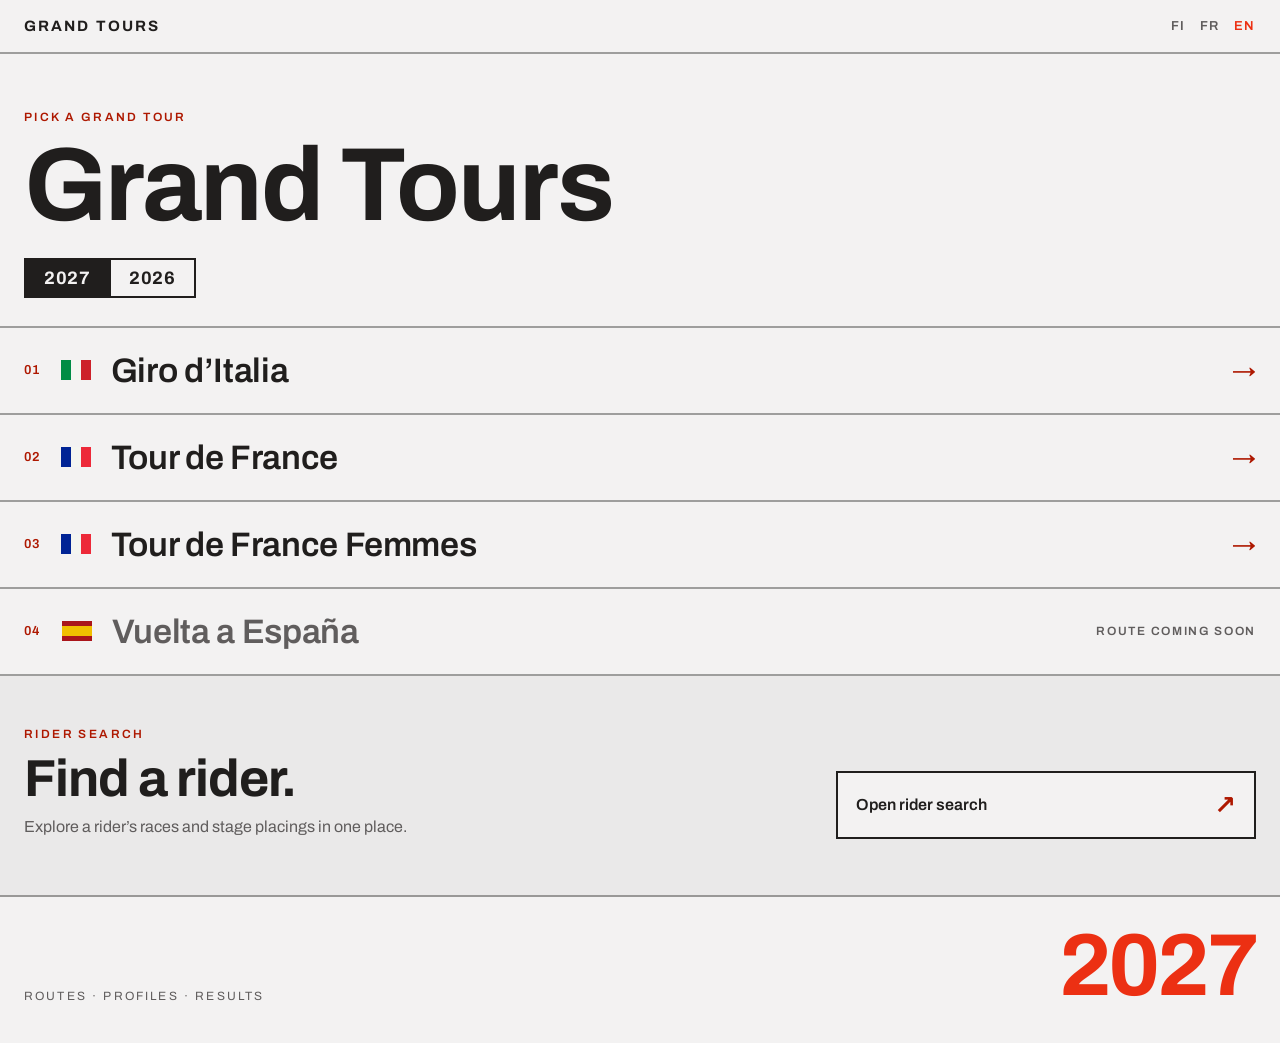
<file: index.html>
<!DOCTYPE html>
<html lang="en">
<head>
<meta charset="UTF-8">
<meta name="viewport" content="width=device-width, initial-scale=1.0">
<meta name="color-scheme" content="light">
<meta name="theme-color" content="#f3f2f2">
<title>Grand Tours 2026</title>
<meta name="description" content="Grand Tours 2026 — valitse kilpailu: Giro d'Italia, Tour de France, Vuelta a España ja Tour de France Femmes. · Pick a Grand Tour: routes, profiles and live results.">
<link rel="canonical" href="https://juusimaa.github.io/Tdf2026/">

<meta property="og:type" content="website">
<meta property="og:site_name" content="Grand Tours 2026">
<meta property="og:title" content="Grand Tours 2026">
<meta property="og:description" content="Pick a Grand Tour: Giro d'Italia, Tour de France, Vuelta a España and Tour de France Femmes.">
<meta property="og:url" content="https://juusimaa.github.io/Tdf2026/">
<meta property="og:locale" content="fi_FI">
<meta property="og:locale:alternate" content="en_GB">
<meta property="og:locale:alternate" content="fr_FR">
<meta name="twitter:card" content="summary">
<meta name="twitter:title" content="Grand Tours 2026">
<meta name="twitter:description" content="Pick a Grand Tour: Giro d'Italia, Tour de France, Vuelta a España and Tour de France Femmes.">

<!-- Favicon: on-theme emblem (gold elevation profile + red KOM dot). -->
<link rel="icon" href="data:image/svg+xml,%3Csvg xmlns='http://www.w3.org/2000/svg' viewBox='0 0 32 32'%3E%3Crect width='32' height='32' rx='6' fill='%231E2A22'/%3E%3Cpath d='M4 23 L11 12 L16 17 L22 7 L28 23 Z' fill='%23C99A2E'/%3E%3Ccircle cx='22' cy='7' r='2.6' fill='%23B23B32'/%3E%3C/svg%3E">

<link rel="preconnect" href="https://fonts.googleapis.com">
<link rel="preconnect" href="https://fonts.gstatic.com" crossorigin>
<link href="https://fonts.googleapis.com/css2?family=Archivo:wght@400;500;600;700&display=swap" rel="stylesheet">

<!-- Modernist design tokens (Grand Tours hub only — see design_handoff_year_selection/). -->
<link rel="stylesheet" href="modernist.css">
<style>
  html,body{margin:0;padding:0;}
  body{min-height:100vh;display:flex;flex-direction:column;}
  a{color:var(--color-text);text-decoration:none;}
  :focus-visible{outline:2px solid var(--color-accent);outline-offset:2px;}

  .gt-header{
    display:flex;flex-wrap:wrap;align-items:center;justify-content:space-between;
    gap:16px;padding:18px 24px;border-bottom:2px solid var(--color-divider);
  }
  .gt-brand{
    font-family:var(--font-heading);font-weight:700;font-size:15px;
    letter-spacing:.14em;text-transform:uppercase;
  }
  .gt-langs{display:flex;gap:14px;}
  .langbtn{
    appearance:none;border:0;background:transparent;cursor:pointer;padding:0;
    font-family:var(--font-heading);font-size:13px;font-weight:600;letter-spacing:.12em;
    color:var(--color-neutral-700);
  }
  .langbtn.active{color:var(--color-accent);}
  .langbtn:hover{color:var(--color-accent-700);}

  main{flex:1;display:flex;flex-direction:column;}

  .gt-hero{padding:56px 24px 28px;display:flex;flex-direction:column;gap:14px;}
  .kicker{
    font-size:12px;font-weight:600;letter-spacing:.2em;text-transform:uppercase;
    color:var(--color-accent-700);
  }
  .gt-hero h1{
    margin:0;font-family:var(--font-heading);font-weight:700;
    font-size:clamp(44px,9vw,104px);line-height:.92;letter-spacing:-.02em;
  }

  .race-list{border-top:2px solid var(--color-divider);}
  .race{
    display:flex;align-items:center;justify-content:space-between;gap:24px;
    padding:24px;border-bottom:2px solid var(--color-divider);
    transition:background 120ms ease;
  }
  .race:hover{background:var(--color-accent-100);}
  .race-left{display:flex;align-items:center;gap:20px;min-width:0;}
  .race-num{
    flex:none;font-family:var(--font-heading);font-size:13px;font-weight:600;
    letter-spacing:.1em;color:var(--color-accent-700);
  }
  .race-flag{flex:none;width:30px;height:20px;}
  .race-name{
    font-family:var(--font-heading);font-size:clamp(20px,3.2vw,34px);
    font-weight:600;letter-spacing:-.01em;
  }
  .race-arrow{flex:none;font-size:24px;line-height:1;color:var(--color-accent-700);}
  /* A season's race whose route isn't published yet: listed, not linked. */
  .race.is-upcoming{cursor:default;}
  .race.is-upcoming:hover{background:transparent;}
  .race.is-upcoming .race-name{color:var(--color-neutral-700);}
  .race-status{
    flex:none;font-size:12px;font-weight:600;letter-spacing:.14em;
    text-transform:uppercase;color:var(--color-neutral-700);text-align:right;
  }

  .gt-years{display:flex;flex-wrap:wrap;gap:0;margin-top:10px;}
  .yearbtn{
    appearance:none;cursor:pointer;margin:0 -2px 0 0;padding:8px 18px;
    border:2px solid var(--color-text);background:var(--color-bg);color:var(--color-text);
    font-family:var(--font-heading);font-size:18px;font-weight:700;letter-spacing:.04em;
    transition:background 120ms ease;
  }
  .yearbtn:hover{background:var(--color-accent-100);}
  .yearbtn.active{background:var(--color-text);color:var(--color-bg);}

  .search-section{
    display:grid;grid-template-columns:minmax(0,1fr) minmax(280px,420px);
    align-items:end;gap:32px;padding:48px 24px 56px;
    border-bottom:2px solid var(--color-divider);background:var(--color-surface);
  }
  .search-section h2{
    margin:12px 0 10px;font-family:var(--font-heading);font-weight:700;
    font-size:clamp(28px,5vw,52px);line-height:1;letter-spacing:-.02em;
  }
  .search-section p{max-width:46ch;margin:0;line-height:1.5;color:var(--color-neutral-700);}
  .search-link{
    display:flex;align-items:center;justify-content:space-between;gap:16px;
    min-height:68px;padding:16px 18px;border:2px solid var(--color-text);
    background:var(--color-bg);font-weight:600;transition:background 120ms ease;
  }
  .search-link:hover{background:var(--color-accent-100);}
  .search-link .search-arrow{font-size:26px;line-height:1;color:var(--color-accent-700);}

  @media(max-width:720px){
    .search-section{grid-template-columns:1fr;gap:24px;padding-block:36px 40px;}
  }

  .gt-footer{
    display:flex;align-items:flex-end;justify-content:space-between;gap:24px;
    padding:32px 24px 40px;
  }
  .footer-note{
    font-size:12px;letter-spacing:.18em;text-transform:uppercase;
    color:var(--color-neutral-700);
  }
  .footer-year{
    font-family:var(--font-heading);font-size:clamp(40px,8vw,88px);font-weight:700;
    line-height:.85;letter-spacing:-.03em;color:var(--color-accent);
  }
</style>
</head>
<body>
<header class="gt-header">
  <div class="gt-brand">Grand Tours</div>
  <div class="gt-langs" id="langSel" role="group" aria-label="Kieli / Language">
    <button class="langbtn" data-lang="fi" aria-label="Suomeksi" aria-pressed="false">FI</button>
    <button class="langbtn" data-lang="fr" aria-label="En français" aria-pressed="false">FR</button>
    <button class="langbtn" data-lang="en" aria-label="In English" aria-pressed="false">EN</button>
  </div>
</header>

<main>
  <div class="gt-hero">
    <span class="kicker" id="kicker"></span>
    <h1>Grand Tours</h1>
    <div class="gt-years" id="yearSel" role="group" aria-label="Vuosi / Year"></div>
  </div>

  <!-- Race order per the design: Giro, Tour, Femmes, Vuelta. This static
       2026 list is the no-JS fallback; the script below rebuilds it for the
       selected season from SEASONS. -->
  <div class="race-list" id="raceList">
    <a class="race" href="2026/giro.html">
      <span class="race-left">
        <span class="race-num">01</span>
        <span class="race-flag" style="background:linear-gradient(to right, #008c45 0 33.33%, #f4f5f0 33.33% 66.66%, #cd212a 66.66% 100%)" aria-hidden="true"></span>
        <span class="race-name">Giro d&rsquo;Italia</span>
      </span>
      <span class="race-arrow">→</span>
    </a>
    <a class="race" href="2026/tdf.html">
      <span class="race-left">
        <span class="race-num">02</span>
        <span class="race-flag" style="background:linear-gradient(to right, #002395 0 33.33%, #f4f5f0 33.33% 66.66%, #ed2939 66.66% 100%)" aria-hidden="true"></span>
        <span class="race-name">Tour de France</span>
      </span>
      <span class="race-arrow">→</span>
    </a>
    <a class="race" href="2026/femmes.html">
      <span class="race-left">
        <span class="race-num">03</span>
        <span class="race-flag" style="background:linear-gradient(to right, #002395 0 33.33%, #f4f5f0 33.33% 66.66%, #ed2939 66.66% 100%)" aria-hidden="true"></span>
        <span class="race-name">Tour de France Femmes</span>
      </span>
      <span class="race-arrow">→</span>
    </a>
    <a class="race" href="2026/vuelta.html">
      <span class="race-left">
        <span class="race-num">04</span>
        <span class="race-flag" style="background:linear-gradient(to bottom, #aa151b 0 25%, #f1bf00 25% 75%, #aa151b 75% 100%)" aria-hidden="true"></span>
        <span class="race-name">Vuelta a España</span>
      </span>
      <span class="race-arrow">→</span>
    </a>
  </div>

  <section class="search-section" aria-labelledby="searchHeading">
    <div>
      <span class="kicker" id="searchKicker"></span>
      <h2 id="searchHeading"></h2>
      <p id="searchDescription"></p>
    </div>
    <a class="search-link" href="riders.html">
      <span id="searchLinkText"></span>
      <span class="search-arrow" aria-hidden="true">↗</span>
    </a>
  </section>
</main>

<footer class="gt-footer">
  <span class="footer-note" id="footerNote"></span>
  <span class="footer-year" id="footerYear">2026</span>
</footer>

<script>
/* Language preference is shared with the individual tour pages via the same
   localStorage key, so a visitor's choice carries across the whole site. */
const LANG_KEY = 'tdf2026-lang';

const STRINGS = {
  fi: {
    kicker: 'Valitse kilpailu',
    searchKicker: 'Kuljettajahaku',
    searchHeading: 'Etsi ajaja.',
    searchDescription: 'Tutki ajajan kilpailuja ja etappisijoituksia yhdessä paikassa.',
    searchLink: 'Avaa ajajahaku',
    footer: 'Reitit · profiilit · tulokset',
    upcoming: 'Reitti tulossa',
  },
  en: {
    kicker: 'Pick a Grand Tour',
    searchKicker: 'Rider search',
    searchHeading: 'Find a rider.',
    searchDescription: 'Explore a rider’s races and stage placings in one place.',
    searchLink: 'Open rider search',
    footer: 'Routes · profiles · results',
    upcoming: 'Route coming soon',
  },
  fr: {
    kicker: 'Choisissez une course',
    searchKicker: 'Recherche de coureurs',
    searchHeading: 'Trouvez un coureur.',
    searchDescription: 'Explorez ses courses et ses classements d’étape au même endroit.',
    searchLink: 'Ouvrir la recherche',
    footer: 'Parcours · profils · résultats',
    upcoming: 'Parcours à venir',
  },
};

/* Seasons, newest first. A race with `page` links to <year>/<page>; one
   without is listed as "route coming soon". To publish a race, add its
   <year>/<race>.html and set `page` here. */
const RACES = {
  giro: { name: 'Giro d’Italia', flag: 'linear-gradient(to right, #008c45 0 33.33%, #f4f5f0 33.33% 66.66%, #cd212a 66.66% 100%)' },
  tdf: { name: 'Tour de France', flag: 'linear-gradient(to right, #002395 0 33.33%, #f4f5f0 33.33% 66.66%, #ed2939 66.66% 100%)' },
  femmes: { name: 'Tour de France Femmes', flag: 'linear-gradient(to right, #002395 0 33.33%, #f4f5f0 33.33% 66.66%, #ed2939 66.66% 100%)' },
  vuelta: { name: 'Vuelta a España', flag: 'linear-gradient(to bottom, #aa151b 0 25%, #f1bf00 25% 75%, #aa151b 75% 100%)' },
};
const SEASONS = [
  { year: '2027', races: [{ id: 'giro', page: 'giro.html' }, { id: 'tdf', page: 'tdf.html' }, { id: 'femmes', page: 'femmes.html' }, { id: 'vuelta' }] },
  { year: '2026', races: [
    { id: 'giro', page: 'giro.html' },
    { id: 'tdf', page: 'tdf.html' },
    { id: 'femmes', page: 'femmes.html' },
    { id: 'vuelta', page: 'vuelta.html' },
  ] },
];
const DEFAULT_YEAR = '2027';
const YEAR_KEY = 'gt-year';

/* ?year= wins (shareable links), then the visitor's last pick, then the default. */
function detectYear(){
  const valid = (y) => SEASONS.some((s) => s.year === y);
  const param = new URLSearchParams(location.search).get('year');
  if(valid(param)) return param;
  try {
    const saved = localStorage.getItem(YEAR_KEY);
    if(valid(saved)) return saved;
  } catch (e) {}
  return DEFAULT_YEAR;
}
let year = detectYear();

function detectLang(){
  try {
    const saved = localStorage.getItem(LANG_KEY);
    if(saved==='fi' || saved==='en' || saved==='fr') return saved;
  } catch (e) {}
  const nav = (navigator.language||'en').toLowerCase();
  if(nav.startsWith('fi')) return 'fi';
  if(nav.startsWith('fr')) return 'fr';
  return 'en';
}
let lang = detectLang();
function t(key){
  const v = STRINGS[lang][key];
  return v !== undefined ? v : STRINGS.en[key];
}

function renderYears(){
  const sel = document.getElementById('yearSel');
  sel.replaceChildren(...SEASONS.map((s) => {
    const b = document.createElement('button');
    b.className = 'yearbtn' + (s.year === year ? ' active' : '');
    b.dataset.year = s.year;
    b.textContent = s.year;
    b.setAttribute('aria-pressed', s.year === year ? 'true' : 'false');
    b.addEventListener('click', () => {
      year = s.year;
      try { localStorage.setItem(YEAR_KEY, year); } catch (e) {}
      render();
    });
    return b;
  }));
}

function renderRaces(){
  const season = SEASONS.find((s) => s.year === year);
  document.getElementById('raceList').replaceChildren(...season.races.map((r, i) => {
    const race = RACES[r.id];
    const row = document.createElement(r.page ? 'a' : 'div');
    row.className = 'race' + (r.page ? '' : ' is-upcoming');
    if(r.page) row.href = `${season.year}/${r.page}`;
    const left = document.createElement('span');
    left.className = 'race-left';
    const num = document.createElement('span');
    num.className = 'race-num';
    num.textContent = String(i + 1).padStart(2, '0');
    const flag = document.createElement('span');
    flag.className = 'race-flag';
    flag.style.background = race.flag;
    flag.setAttribute('aria-hidden', 'true');
    const name = document.createElement('span');
    name.className = 'race-name';
    name.textContent = race.name;
    left.append(num, flag, name);
    const end = document.createElement('span');
    if(r.page){
      end.className = 'race-arrow';
      end.textContent = '→';
    } else {
      end.className = 'race-status';
      end.textContent = t('upcoming');
    }
    row.append(left, end);
    return row;
  }));
}

function render(){
  renderYears();
  renderRaces();
  document.getElementById('footerYear').textContent = year;
  document.title = `Grand Tours ${year}`;
  document.getElementById('kicker').textContent = t('kicker');
  document.getElementById('searchKicker').textContent = t('searchKicker');
  document.getElementById('searchHeading').textContent = t('searchHeading');
  document.getElementById('searchDescription').textContent = t('searchDescription');
  document.getElementById('searchLinkText').textContent = t('searchLink');
  document.getElementById('footerNote').textContent = t('footer');
  document.querySelectorAll('#langSel .langbtn').forEach(b=>{
    const active = b.dataset.lang===lang;
    b.classList.toggle('active', active);
    b.setAttribute('aria-pressed', active ? 'true' : 'false');
  });
  document.documentElement.lang = lang;
}

document.querySelectorAll('#langSel .langbtn').forEach(btn=>{
  btn.addEventListener('click', ()=>{
    lang = btn.dataset.lang;
    try { localStorage.setItem(LANG_KEY, lang); } catch (e) {}
    render();
  });
});

render();
</script>
<script data-goatcounter="https://grandtours.goatcounter.com/count"
        async src="//gc.zgo.at/count.js"></script>
</body>
</html>
</file>
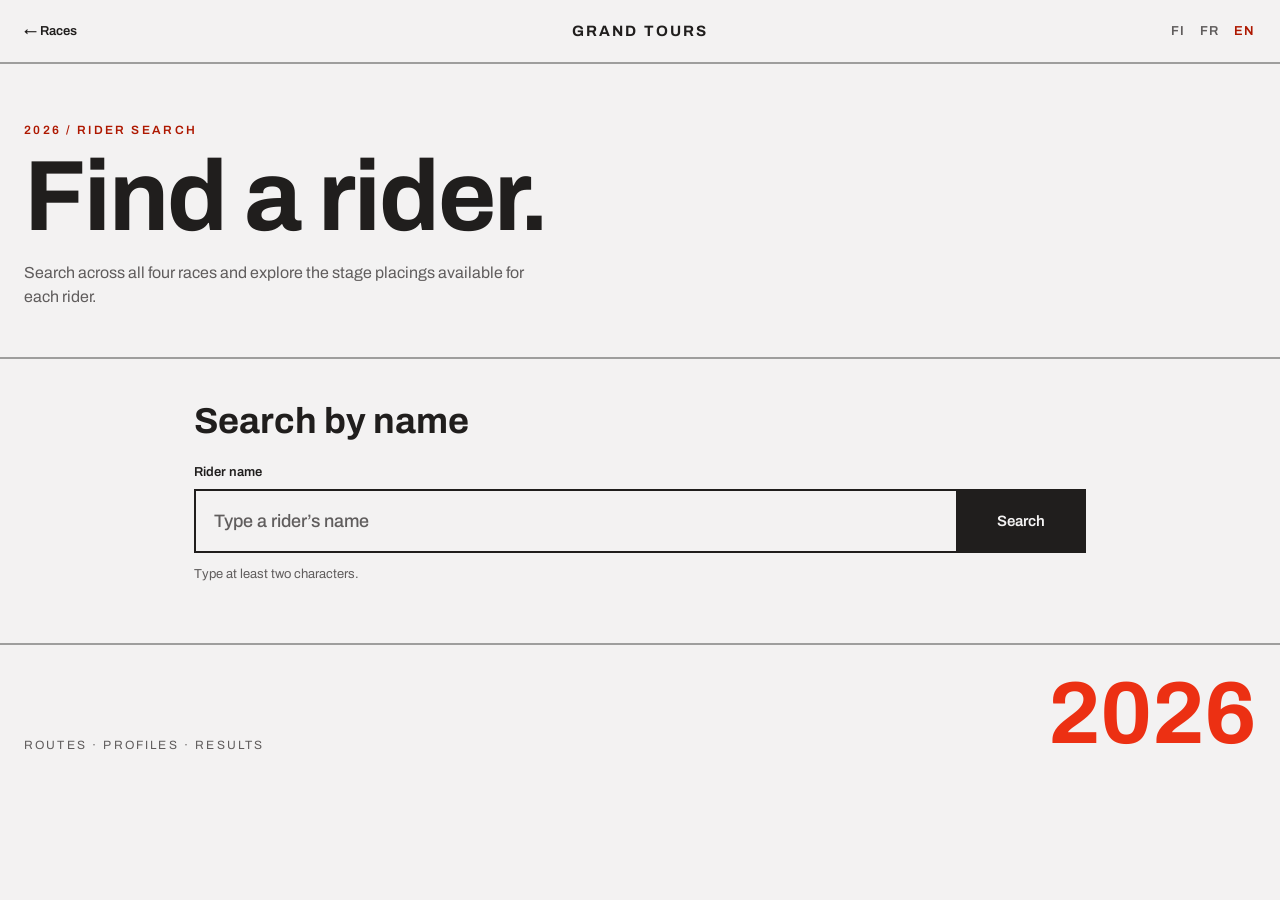
<file: riders.html>
<!DOCTYPE html>
<html lang="en">
<head>
<meta charset="UTF-8">
<meta name="viewport" content="width=device-width, initial-scale=1.0">
<meta name="color-scheme" content="light">
<meta name="theme-color" content="#f3f2f2">
<title>Rider search — Grand Tours 2026</title>
<meta name="description" content="Find riders across the 2026 Grand Tours and browse their available stage placings.">
<link rel="icon" href="data:image/svg+xml,%3Csvg xmlns='http://www.w3.org/2000/svg' viewBox='0 0 32 32'%3E%3Crect width='32' height='32' rx='6' fill='%231E2A22'/%3E%3Cpath d='M4 23 L11 12 L16 17 L22 7 L28 23 Z' fill='%23C99A2E'/%3E%3Ccircle cx='22' cy='7' r='2.6' fill='%23B23B32'/%3E%3C/svg%3E">
<link rel="preconnect" href="https://fonts.googleapis.com">
<link rel="preconnect" href="https://fonts.gstatic.com" crossorigin>
<link href="https://fonts.googleapis.com/css2?family=Archivo:wght@400;500;600;700&display=swap" rel="stylesheet">
<link rel="stylesheet" href="modernist.css">
<link rel="stylesheet" href="riders.css">
</head>
<body>
<header class="search-header">
  <a class="back-link" href="index.html" id="backLink"></a>
  <a class="wordmark" href="index.html">Grand Tours</a>
  <div class="languages" id="langSel" role="group" aria-label="Kieli / Language">
    <button class="langbtn" data-lang="fi" aria-label="Suomeksi" aria-pressed="false">FI</button>
    <button class="langbtn" data-lang="fr" aria-label="En français" aria-pressed="false">FR</button>
    <button class="langbtn" data-lang="en" aria-label="In English" aria-pressed="false">EN</button>
  </div>
</header>

<main>
  <section class="search-hero" aria-labelledby="pageTitle">
    <span class="kicker" id="kicker"></span>
    <h1 id="pageTitle"></h1>
    <p id="intro"></p>
  </section>

  <section class="search-workspace" aria-labelledby="formHeading">
    <h2 id="formHeading"></h2>
    <form id="searchForm" role="search" autocomplete="off">
      <label for="riderQuery" id="searchLabel"></label>
      <div class="search-controls">
        <input id="riderQuery" name="q" type="search" enterkeyhint="search" spellcheck="false" disabled>
        <button type="submit" id="searchButton" disabled></button>
      </div>
    </form>
    <ul id="suggestions" class="suggestions" aria-label="Rider suggestions" hidden></ul>
    <p id="searchStatus" class="search-status" role="status" aria-live="polite"></p>
  </section>

  <section id="riderResult" class="rider-result" aria-labelledby="riderName" hidden>
    <div class="rider-title">
      <div>
        <span class="kicker" id="resultKicker"></span>
        <h2 id="riderName"></h2>
      </div>
      <span id="riderMeta"></span>
    </div>
    <div id="raceResults"></div>
  </section>
</main>

<footer class="search-footer">
  <span id="footerNote"></span>
  <span class="footer-year">2026</span>
</footer>

<noscript><p class="no-script">Rider search needs JavaScript. / Ajajahaku tarvitsee JavaScriptin. / La recherche nécessite JavaScript.</p></noscript>
<script>
const LANG_KEY = 'tdf2026-lang';
const RACES = [
  { id: 'giro', name: 'Giro d’Italia', href: '2026/giro.html' },
  { id: 'tdf', name: 'Tour de France', href: '2026/tdf.html' },
  { id: 'femmes', name: 'Tour de France Femmes', href: '2026/femmes.html' },
  { id: 'vuelta', name: 'Vuelta a España', href: '2026/vuelta.html' },
];
const STRINGS = {
  fi: {
    back: '← Kilpailut', kicker: '2026 / Ajajahaku', title: 'Etsi ajaja.',
    intro: 'Hae ajajaa kaikista neljästä kilpailusta ja katso saatavilla olevat etappisijoitukset.',
    form: 'Hae nimellä', label: 'Ajajan nimi', placeholder: 'Kirjoita ajajan nimi',
    button: 'Hae', loading: 'Ladataan ajajia…', ready: 'Kirjoita vähintään kaksi merkkiä.',
    noMatch: 'Ajajaa ei löytynyt. Kokeile toista nimeä.',
    choose: 'Valitse ajaja alla olevista osumista.', loadError: 'Ajajatietojen lataaminen epäonnistui.',
    stageError: 'Etappitulosten lataaminen epäonnistui.',
    result: 'Ajajan tulokset', races: n => `${n} kilpailua`,
    gc: 'Kokonaiskilpailu', stage: 'Etappi', position: 'Sija', time: 'Aika / ero',
    openRace: 'Avaa kilpailu ↗', noStages: 'Etappisijoituksia ei ole saatavilla tässä aineistossa.',
    missing: '— tarkoittaa, ettei aineistossa ole ajajalle henkilökohtaista sijoitusta. Se ei yksin tarkoita keskeytystä.',
    footer: 'Reitit · profiilit · tulokset',
  },
  en: {
    back: '← Races', kicker: '2026 / Rider search', title: 'Find a rider.',
    intro: 'Search across all four races and explore the stage placings available for each rider.',
    form: 'Search by name', label: 'Rider name', placeholder: 'Type a rider’s name',
    button: 'Search', loading: 'Loading riders…', ready: 'Type at least two characters.',
    noMatch: 'No rider found. Try another name.', choose: 'Choose a rider from the matches below.',
    loadError: 'Could not load rider data.', stageError: 'Could not load stage results.',
    result: 'Rider results', races: n => `${n} ${n === 1 ? 'race' : 'races'}`,
    gc: 'General classification', stage: 'Stage', position: 'Position', time: 'Time / gap',
    openRace: 'Open race ↗', noStages: 'Stage placings are not available in this data.',
    missing: '— means no individual placing is present in the available data. It does not by itself mean withdrawal.',
    footer: 'Routes · profiles · results',
  },
  fr: {
    back: '← Courses', kicker: '2026 / Recherche de coureurs', title: 'Trouvez un coureur.',
    intro: 'Recherchez dans les quatre courses et explorez les classements d’étape disponibles.',
    form: 'Rechercher par nom', label: 'Nom du coureur', placeholder: 'Saisissez un nom',
    button: 'Rechercher', loading: 'Chargement des coureurs…', ready: 'Saisissez au moins deux caractères.',
    noMatch: 'Aucun coureur trouvé. Essayez un autre nom.',
    choose: 'Choisissez un coureur parmi les résultats ci-dessous.',
    loadError: 'Impossible de charger les coureurs.', stageError: 'Impossible de charger les étapes.',
    result: 'Résultats du coureur', races: n => `${n} ${n === 1 ? 'course' : 'courses'}`,
    gc: 'Classement général', stage: 'Étape', position: 'Place', time: 'Temps / écart',
    openRace: 'Voir la course ↗', noStages: 'Les classements d’étape ne sont pas disponibles dans ces données.',
    missing: '— signifie qu’aucune place individuelle ne figure dans les données. Cela ne signifie pas forcément un abandon.',
    footer: 'Parcours · profils · résultats',
  },
};

function detectLang() {
  try {
    const saved = localStorage.getItem(LANG_KEY);
    if (saved === 'fi' || saved === 'en' || saved === 'fr') return saved;
  } catch (e) {}
  const nav = (navigator.language || 'en').toLowerCase();
  if (nav.startsWith('fi')) return 'fi';
  if (nav.startsWith('fr')) return 'fr';
  return 'en';
}
let lang = detectLang();
let riders = [];
let selected = null;
let requestId = 0;
const resultsCache = new Map();
const input = document.getElementById('riderQuery');
const suggestions = document.getElementById('suggestions');
const status = document.getElementById('searchStatus');
const result = document.getElementById('riderResult');
const raceResults = document.getElementById('raceResults');

function t(key) { return STRINGS[lang][key]; }
function normalize(value) {
  return String(value || '').normalize('NFD').replace(/[\u0300-\u036f]/g, '')
    .toLocaleLowerCase().replace(/[^a-z0-9]+/g, ' ').trim();
}
function el(tag, className, value) {
  const node = document.createElement(tag);
  if (className) node.className = className;
  if (value !== undefined) node.textContent = value;
  return node;
}

function renderLanguage() {
  document.documentElement.lang = lang;
  document.getElementById('backLink').textContent = t('back');
  document.getElementById('kicker').textContent = t('kicker');
  document.getElementById('pageTitle').textContent = t('title');
  document.getElementById('intro').textContent = t('intro');
  document.getElementById('formHeading').textContent = t('form');
  document.getElementById('searchLabel').textContent = t('label');
  document.getElementById('searchButton').textContent = t('button');
  document.getElementById('resultKicker').textContent = t('result');
  document.getElementById('footerNote').textContent = t('footer');
  input.placeholder = t('placeholder');
  document.querySelectorAll('#langSel .langbtn').forEach(button => {
    const active = button.dataset.lang === lang;
    button.classList.toggle('active', active);
    button.setAttribute('aria-pressed', active ? 'true' : 'false');
  });
  if (selected) renderSelected();
  else status.textContent = riders.length ? t('ready') : t('loading');
}

function matches(query) {
  const needle = normalize(query);
  return needle.length < 2 ? [] : riders.filter(person => person.key.includes(needle));
}
function renderSuggestions() {
  suggestions.replaceChildren();
  const query = input.value.trim();
  if (normalize(query).length < 2) {
    suggestions.hidden = true;
    status.textContent = t('ready');
    return;
  }
  const found = matches(query);
  if (!found.length) {
    suggestions.hidden = true;
    status.textContent = t('noMatch');
    return;
  }
  found.slice(0, 8).forEach(person => {
    const item = el('li');
    const button = el('button', 'suggestion', person.name);
    button.type = 'button';
    button.addEventListener('click', () => select(person));
    item.append(button);
    suggestions.append(item);
  });
  suggestions.hidden = false;
  status.textContent = t('choose');
}

function stageData(race) {
  if (!resultsCache.has(race.id)) {
    resultsCache.set(race.id, fetch(`data/2026/${race.id}2026-results.json`).then(response => {
      if (!response.ok) throw new Error('HTTP ' + response.status);
      return response.json();
    }));
  }
  return resultsCache.get(race.id);
}

function matchesStageRow(row, entry) {
  // Giro stage rows carry the official race bib, which survives name variants.
  if (row.bib != null && entry.rider.bib != null) return row.bib === entry.rider.bib;
  const rowName = normalize(row.rider || row.name);
  const riderName = normalize(entry.rider.name);
  if (rowName === riderName) return true;
  if (!row.nat || row.nat !== entry.rider.nat || !row.team || normalize(row.team) !== normalize(entry.team)) return false;
  const rowParts = rowName.split(' ');
  const riderParts = riderName.split(' ');
  const firstMatches = rowParts[0] === riderParts[0] || rowParts[0] === riderParts[0]?.[0];
  if (!firstMatches || rowParts.length < 2 || riderParts.length < 2) return false;
  const rowRest = rowParts.slice(1);
  const riderRest = riderParts.slice(1);
  return rowRest.every(part => riderRest.includes(part)) || riderRest.every(part => rowRest.includes(part));
}

function stagePlacings(data, entry) {
  const stages = data.stageResults || {};
  return Object.entries(stages).sort((a, b) => Number(a[0]) - Number(b[0])).map(([number, stage]) => {
    const rows = Array.isArray(stage) ? stage : Array.isArray(stage.rows) ? stage.rows : [];
    const placing = rows.find(row => matchesStageRow(row, entry));
    return { number, position: placing?.pos || '—', time: placing?.gap || placing?.val || '—' };
  });
}

async function renderSelected() {
  const person = selected;
  const currentRequest = ++requestId;
  result.hidden = false;
  document.getElementById('riderName').textContent = person.name;
  document.getElementById('riderMeta').textContent = `${person.nat} · ${t('races')(person.entries.length)}`;
  raceResults.replaceChildren();
  status.textContent = '';
  for (const entry of person.entries) {
    const section = el('section', 'race-result');
    const heading = el('div', 'race-heading');
    const raceTitle = el('h3', '', entry.race.name);
    const raceLink = el('a', '', t('openRace'));
    raceLink.href = entry.race.href;
    heading.append(raceTitle, raceLink);
    section.append(heading);
    const summary = el('p', 'race-summary', `${entry.team} · ${t('gc')}: ${entry.rider.gcPos ? '#' + entry.rider.gcPos : entry.rider.status || '—'}`);
    section.append(summary);
    raceResults.append(section);
    try {
      const data = await stageData(entry.race);
      if (currentRequest !== requestId) return;
      const stages = stagePlacings(data, entry);
      if (!stages.length) {
        section.append(el('p', 'empty-stages', t('noStages')));
        continue;
      }
      const table = el('table', 'stage-table');
      const caption = el('caption', '', `${entry.race.name} — ${t('stage')}`);
      const head = el('thead');
      const headRow = el('tr');
      [t('stage'), t('position'), t('time')].forEach(label => headRow.append(el('th', '', label)));
      head.append(headRow);
      const body = el('tbody');
      stages.forEach(stage => {
        const row = el('tr');
        [stage.number, String(stage.position), stage.time].forEach(value => row.append(el('td', '', value)));
        body.append(row);
      });
      table.append(caption, head, body);
      section.append(table, el('p', 'data-note', t('missing')));
    } catch (error) {
      if (currentRequest !== requestId) return;
      section.append(el('p', 'empty-stages', t('stageError')));
    }
  }
}

function select(person) {
  selected = person;
  input.value = person.name;
  suggestions.hidden = true;
  const url = new URL(window.location.href);
  url.searchParams.set('q', person.name);
  history.replaceState(null, '', url);
  renderSelected();
}

document.getElementById('searchForm').addEventListener('submit', event => {
  event.preventDefault();
  const found = matches(input.value);
  const exact = found.find(person => person.key === normalize(input.value));
  if (exact || found.length === 1) select(exact || found[0]);
  else renderSuggestions();
});
input.addEventListener('input', () => {
  selected = null;
  requestId++;
  result.hidden = true;
  renderSuggestions();
});
document.querySelectorAll('#langSel .langbtn').forEach(button => {
  button.addEventListener('click', () => {
    lang = button.dataset.lang;
    try { localStorage.setItem(LANG_KEY, lang); } catch (e) {}
    renderLanguage();
  });
});

renderLanguage();
Promise.all(RACES.map(async race => {
  const response = await fetch(`data/2026/${race.id}2026-riders.json`);
  if (!response.ok) throw new Error('HTTP ' + response.status);
  return { race, data: await response.json() };
})).then(files => {
  const people = new Map();
  files.forEach(({ race, data }) => {
    (data.teams || []).forEach(team => {
      (team.riders || []).forEach(rider => {
        const key = normalize(rider.name);
        const identity = `${key}|${rider.nat || ''}`;
        if (!people.has(identity)) people.set(identity, { key, name: rider.name, nat: rider.nat || '', entries: [] });
        people.get(identity).entries.push({ race, team: team.name, rider });
      });
    });
  });
  riders = [...people.values()].sort((a, b) => a.name.localeCompare(b.name));
  input.disabled = false;
  document.getElementById('searchButton').disabled = false;
  status.textContent = t('ready');
  const query = new URLSearchParams(window.location.search).get('q');
  if (query) {
    input.value = query;
    const exact = riders.find(person => person.key === normalize(query));
    if (exact) select(exact);
    else renderSuggestions();
  }
}).catch(() => { status.textContent = t('loadError'); });
</script>
<script data-goatcounter="https://grandtours.goatcounter.com/count" async src="//gc.zgo.at/count.js"></script>
</body>
</html>
</file>
<file: modernist.css>
/* ============================================================================
   Modernist — design tokens for the Grand Tours "Modernist" pages
   (index.html, tdf2026.html). Ported from design_handoff_grand_tours_hub/ and
   design_handoff_tdf2026/ (design/modernist-styles.css, identical in both).
   ============================================================================ */

:root {
  --color-bg: #f3f2f2;
  --color-surface: #eae9e9;
  --color-text: #201e1d;
  --color-accent: #ec3013;
  --color-divider: color-mix(in srgb, #201e1d 40%, transparent);

  --color-neutral-100: #f8f4f4;
  --color-neutral-200: #eae7e7;
  --color-neutral-300: #d7d3d3;
  --color-neutral-400: #bab6b6;
  --color-neutral-500: #9b9797;
  --color-neutral-600: #7d7979;
  --color-neutral-700: #605d5d;
  --color-neutral-800: #444141;
  --color-neutral-900: #2d2b2b;

  --color-accent-100: #fff2ef;
  --color-accent-200: #ffe0d9;
  --color-accent-300: #ffc4b8;
  --color-accent-400: #ff9783;
  --color-accent-500: #ff563c;
  --color-accent-600: #dd2b0f;
  --color-accent-700: #ae1800;
  --color-accent-800: #7c1405;
  --color-accent-900: #4d170e;

  --font-heading: 'Archivo', system-ui, sans-serif;
  --font-body: 'Archivo', system-ui, sans-serif;

  --space-1: 4px;
  --space-2: 8px;
  --space-3: 12px;
  --space-4: 16px;
  --space-6: 24px;
  --space-8: 32px;

  --radius-sm: 0px;
  --radius-md: 0px;
  --radius-lg: 0px;
}

*,
*::before,
*::after {
  box-sizing: border-box;
}
body {
  margin: 0;
  background: var(--color-bg);
  color: var(--color-text);
  font-family: var(--font-body);
}
</file>
<file: riders.css>
html,
body {
  min-height: 100%;
}
body {
  display: flex;
  flex-direction: column;
}
main {
  width: 100%;
  flex: 1;
}
a {
  color: var(--color-text);
  text-decoration: none;
}
:focus-visible {
  outline: 2px solid var(--color-accent);
  outline-offset: 3px;
}

.search-header {
  display: grid;
  grid-template-columns: 1fr auto 1fr;
  align-items: center;
  gap: 20px;
  min-height: 64px;
  padding: 16px 24px;
  border-bottom: 2px solid var(--color-divider);
}
.back-link {
  justify-self: start;
  font-size: 13px;
  font-weight: 600;
}
.back-link:hover,
.race-heading a:hover {
  color: var(--color-accent-700);
}
.wordmark {
  font-weight: 700;
  font-size: 15px;
  letter-spacing: 0.14em;
  text-transform: uppercase;
}
.languages {
  justify-self: end;
  display: flex;
  gap: 14px;
}
.langbtn {
  appearance: none;
  border: 0;
  background: transparent;
  cursor: pointer;
  padding: 0;
  color: var(--color-neutral-700);
  font: 600 13px var(--font-heading);
  letter-spacing: 0.12em;
}
.langbtn.active,
.langbtn:hover {
  color: var(--color-accent-700);
}

.search-hero {
  padding: 56px 24px 48px;
  border-bottom: 2px solid var(--color-divider);
}
.kicker {
  color: var(--color-accent-700);
  font-size: 12px;
  font-weight: 600;
  letter-spacing: 0.2em;
  text-transform: uppercase;
}
.search-hero h1 {
  margin: 14px 0 18px;
  font-size: clamp(44px, 9vw, 100px);
  line-height: 0.92;
  letter-spacing: -0.02em;
}
.search-hero p {
  max-width: 58ch;
  margin: 0;
  color: var(--color-neutral-700);
  line-height: 1.5;
}

.search-workspace {
  max-width: 940px;
  margin: 0 auto;
  padding: 42px 24px 52px;
}
.search-workspace h2 {
  margin: 0 0 24px;
  font-size: clamp(24px, 4vw, 36px);
}
.search-workspace label {
  display: block;
  margin-bottom: 10px;
  font-size: 13px;
  font-weight: 600;
}
.search-controls {
  display: flex;
  min-height: 64px;
}
.search-controls input {
  width: 100%;
  min-width: 0;
  padding: 16px 18px;
  border: 2px solid var(--color-text);
  border-right: 0;
  border-radius: 0;
  background: var(--color-bg);
  color: var(--color-text);
  font: 500 18px var(--font-body);
}
.search-controls input::placeholder {
  color: var(--color-neutral-700);
}
.search-controls button {
  flex: none;
  min-width: 130px;
  padding: 14px 20px;
  border: 2px solid var(--color-text);
  background: var(--color-text);
  color: var(--color-bg);
  font: 600 15px var(--font-body);
  cursor: pointer;
}
.search-controls button:hover:not(:disabled) {
  background: var(--color-accent-700);
  border-color: var(--color-accent-700);
}
.search-controls button:disabled {
  opacity: 0.55;
  cursor: wait;
}
.search-status {
  min-height: 24px;
  margin: 14px 0 0;
  color: var(--color-neutral-700);
  font-size: 13px;
}
.suggestions {
  list-style: none;
  margin: 0;
  padding: 0;
  border: 2px solid var(--color-divider);
  border-top: 0;
}
.suggestions[hidden],
.rider-result[hidden] {
  display: none;
}
.suggestion {
  width: 100%;
  padding: 13px 18px;
  border: 0;
  border-bottom: 1px solid var(--color-divider);
  background: var(--color-bg);
  color: var(--color-text);
  text-align: left;
  font: 600 15px var(--font-body);
  cursor: pointer;
}
.suggestions li:last-child .suggestion {
  border-bottom: 0;
}
.suggestion:hover,
.suggestion:focus-visible {
  background: var(--color-accent-100);
}

.rider-result {
  border-top: 2px solid var(--color-divider);
}
.rider-title {
  display: flex;
  align-items: end;
  justify-content: space-between;
  flex-wrap: wrap;
  gap: 16px;
  padding: 36px 24px;
  background: var(--color-surface);
}
.rider-title h2 {
  margin: 10px 0 0;
  font-size: clamp(30px, 6vw, 56px);
  line-height: 1;
}
.rider-title > span {
  padding-bottom: 5px;
  color: var(--color-neutral-700);
  font-size: 14px;
}
.race-result {
  padding: 28px 24px 40px;
  border-top: 2px solid var(--color-divider);
}
.race-heading {
  display: flex;
  justify-content: space-between;
  align-items: baseline;
  flex-wrap: wrap;
  gap: 16px;
}
.race-heading h3 {
  margin: 0;
  font-size: clamp(23px, 4vw, 34px);
}
.race-heading a {
  color: var(--color-accent-700);
  font-size: 13px;
  font-weight: 700;
}
.race-summary {
  margin: 12px 0 24px;
  color: var(--color-neutral-700);
  font-size: 14px;
}
.stage-table {
  width: 100%;
  border-collapse: collapse;
  text-align: left;
}
.stage-table caption {
  position: absolute;
  width: 1px;
  height: 1px;
  overflow: hidden;
  clip-path: inset(50%);
  white-space: nowrap;
}
.stage-table th {
  padding: 12px 14px;
  border-top: 2px solid var(--color-text);
  border-bottom: 1px solid var(--color-divider);
  color: var(--color-neutral-700);
  font-size: 12px;
  text-transform: uppercase;
  letter-spacing: 0.12em;
}
.stage-table td {
  padding: 11px 14px;
  border-bottom: 1px solid var(--color-divider);
  font-size: 14px;
}
.stage-table th:nth-child(2),
.stage-table td:nth-child(2) {
  width: 25%;
}
.stage-table th:nth-child(3),
.stage-table td:nth-child(3) {
  width: 35%;
}
.data-note,
.empty-stages {
  color: var(--color-neutral-700);
  font-size: 13px;
  line-height: 1.5;
}
.data-note {
  margin: 14px 0 0;
}
.empty-stages {
  margin: 0;
  padding: 20px;
  background: var(--color-surface);
}
.search-footer {
  display: flex;
  align-items: end;
  justify-content: space-between;
  gap: 24px;
  padding: 32px 24px 40px;
  border-top: 2px solid var(--color-divider);
}
.search-footer > span:first-child {
  color: var(--color-neutral-700);
  font-size: 12px;
  letter-spacing: 0.18em;
  text-transform: uppercase;
}
.footer-year {
  color: var(--color-accent);
  font-size: clamp(40px, 8vw, 88px);
  font-weight: 700;
  line-height: 0.85;
}
.no-script {
  margin: 24px;
}

@media (max-width: 600px) {
  .search-header {
    grid-template-columns: 1fr auto;
  }
  .wordmark {
    display: none;
  }
  .search-hero {
    padding: 42px 24px 36px;
  }
  .search-workspace {
    padding-block: 34px 42px;
  }
  .search-controls button {
    min-width: 98px;
    padding-inline: 12px;
  }
  .search-controls input {
    font-size: 16px;
  }
}
</file>
